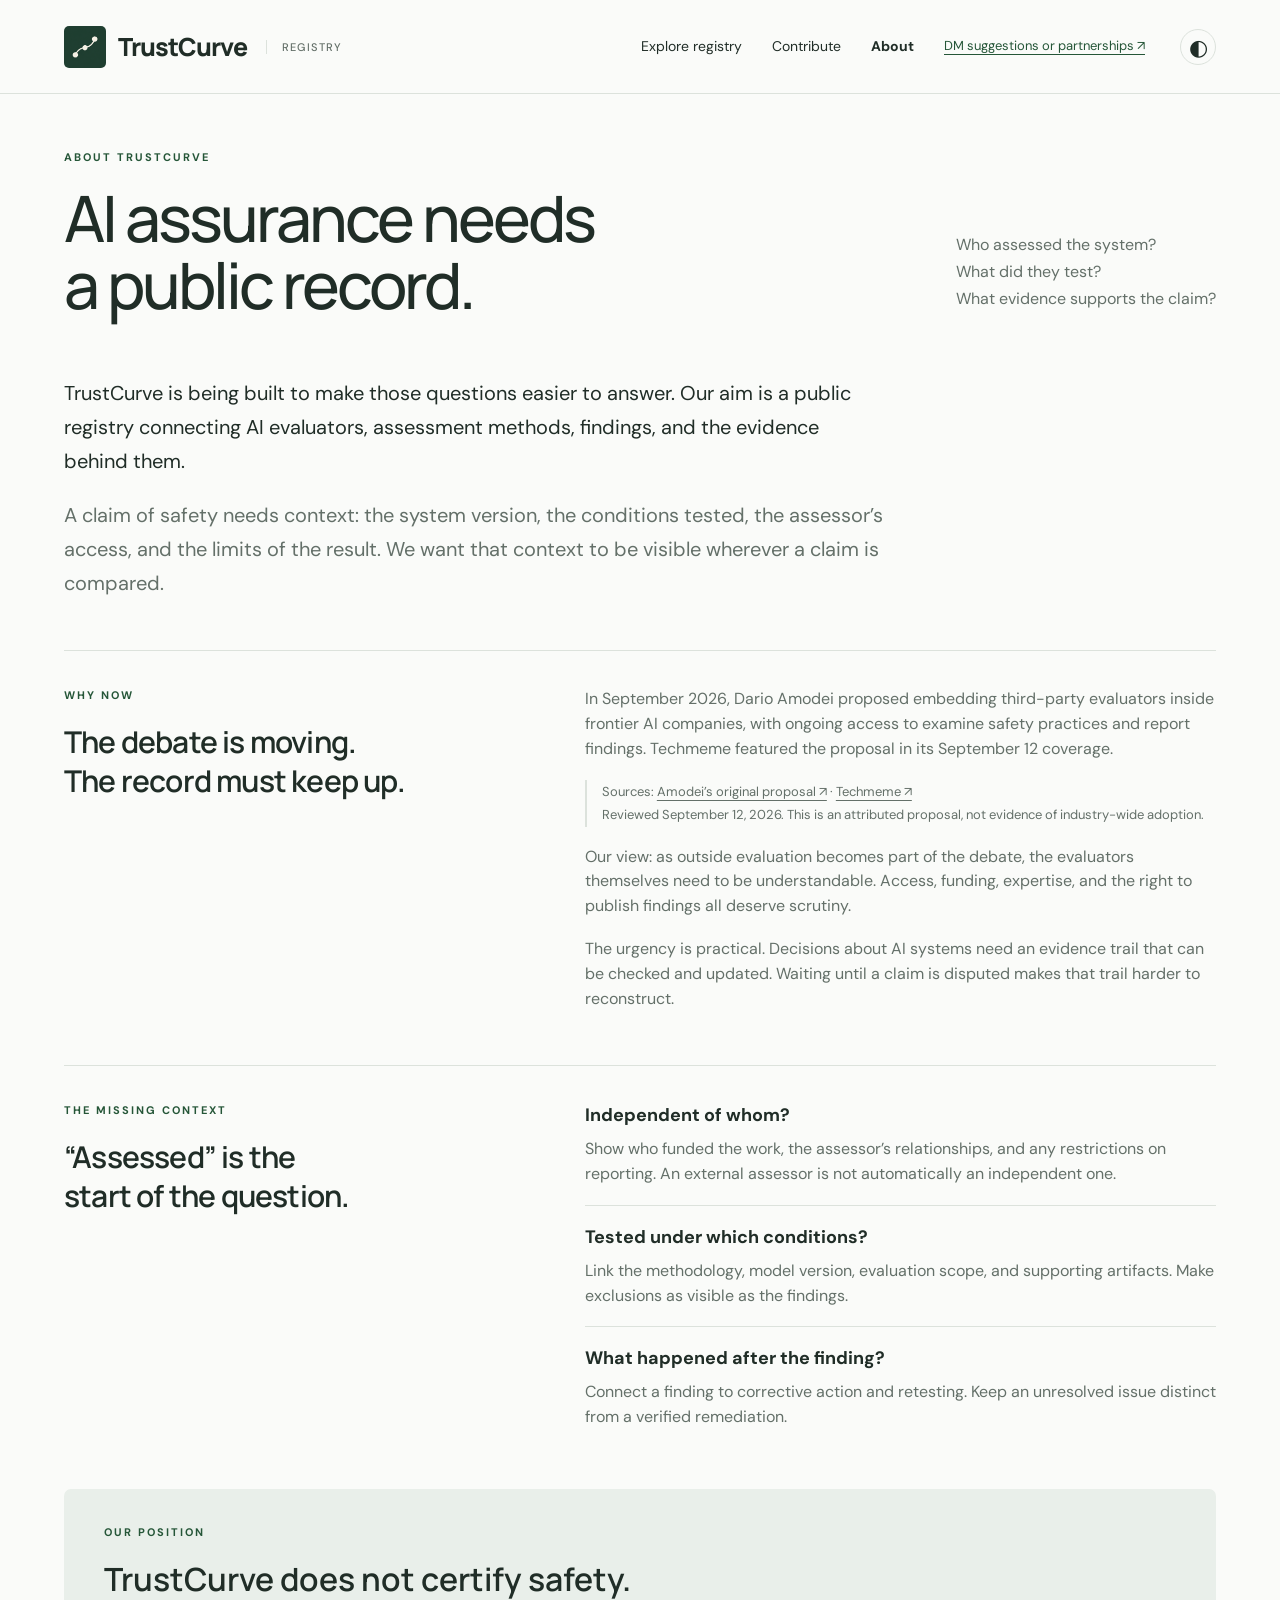
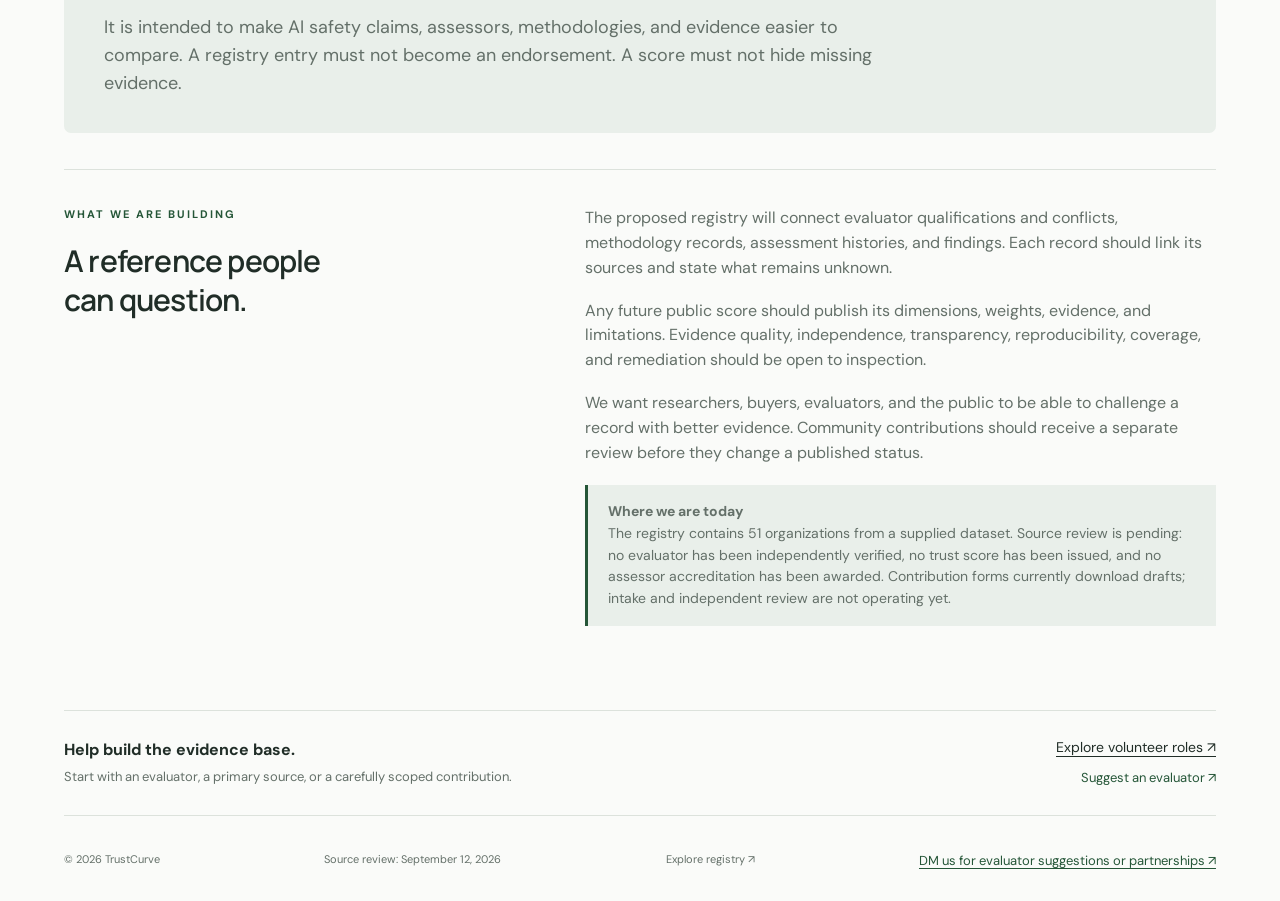
<file: site/about.html>
<!doctype html><html lang="en"><head><meta charset="utf-8"><meta name="viewport" content="width=device-width,initial-scale=1"><meta name="description" content="Why TrustCurve is building a public reference for AI assurance claims, evaluators, methodologies, and evidence."><title>Why TrustCurve — About</title><link rel="stylesheet" href="style.css"><link rel="icon" type="image/png" href="assets/trustcurve-evidence-logo.png"></head><body><header><a href="./" class="brand"><img class="brand-logo" src="assets/trustcurve-evidence-logo.png" alt="" width="42" height="42">TrustCurve<span class="beta">REGISTRY</span></a><nav aria-label="Main navigation"><a href="./">Explore registry</a><a href="contribute.html">Contribute</a><a href="about.html" class="active" aria-current="page">About</a><a class="header-contact" href="https://x.com/trustcurve" target="_blank" rel="noopener noreferrer">DM suggestions or partnerships <span aria-hidden="true">↗</span></a></nav><button id="theme" aria-label="Switch color theme">◐</button></header><main class="about"><section class="intro"><div><p class="eyebrow">ABOUT TRUSTCURVE</p><h1>AI assurance needs<br>a public record.</h1></div><p class="lede">Who assessed the system?<br>What did they test?<br>What evidence supports the claim?</p></section><section class="about-opening"><p>TrustCurve is being built to make those questions easier to answer. Our aim is a public registry connecting AI evaluators, assessment methods, findings, and the evidence behind them.</p><p>A claim of safety needs context: the system version, the conditions tested, the assessor’s access, and the limits of the result. We want that context to be visible wherever a claim is compared.</p></section><section class="about-section"><div><p class="eyebrow">WHY NOW</p><h2>The debate is moving.<br>The record must keep up.</h2></div><div><p>In September 2026, Dario Amodei proposed embedding third-party evaluators inside frontier AI companies, with ongoing access to examine safety practices and report findings. Techmeme featured the proposal in its September 12 coverage.</p><p class="source-line">Sources: <a href="https://darioamodei.com/post/we-must-pace-the-frontier">Amodei’s original proposal ↗</a> · <a href="https://www.techmeme.com/">Techmeme ↗</a><br>Reviewed September 12, 2026. This is an attributed proposal, not evidence of industry-wide adoption.</p><p>Our view: as outside evaluation becomes part of the debate, the evaluators themselves need to be understandable. Access, funding, expertise, and the right to publish findings all deserve scrutiny.</p><p>The urgency is practical. Decisions about AI systems need an evidence trail that can be checked and updated. Waiting until a claim is disputed makes that trail harder to reconstruct.</p></div></section><section class="about-section"><div><p class="eyebrow">THE MISSING CONTEXT</p><h2>“Assessed” is the<br>start of the question.</h2></div><div class="about-questions"><article><h3>Independent of whom?</h3><p>Show who funded the work, the assessor’s relationships, and any restrictions on reporting. An external assessor is not automatically an independent one.</p></article><article><h3>Tested under which conditions?</h3><p>Link the methodology, model version, evaluation scope, and supporting artifacts. Make exclusions as visible as the findings.</p></article><article><h3>What happened after the finding?</h3><p>Connect a finding to corrective action and retesting. Keep an unresolved issue distinct from a verified remediation.</p></article></div></section><section class="about-position"><p class="eyebrow">OUR POSITION</p><h2>TrustCurve does not certify safety.</h2><p>It is intended to make AI safety claims, assessors, methodologies, and evidence easier to compare. A registry entry must not become an endorsement. A score must not hide missing evidence.</p></section><section class="about-section"><div><p class="eyebrow">WHAT WE ARE BUILDING</p><h2>A reference people<br>can question.</h2></div><div><p>The proposed registry will connect evaluator qualifications and conflicts, methodology records, assessment histories, and findings. Each record should link its sources and state what remains unknown.</p><p>Any future public score should publish its dimensions, weights, evidence, and limitations. Evidence quality, independence, transparency, reproducibility, coverage, and remediation should be open to inspection.</p><p>We want researchers, buyers, evaluators, and the public to be able to challenge a record with better evidence. Community contributions should receive a separate review before they change a published status.</p><div class="community-note"><strong>Where we are today</strong><br>The registry contains 51 organizations from a supplied dataset. Source review is pending: no evaluator has been independently verified, no trust score has been issued, and no assessor accreditation has been awarded. Contribution forms currently download drafts; intake and independent review are not operating yet.</div></div></section><aside class="principle"><div><h2>Help build the evidence base.</h2><p>Start with an evaluator, a primary source, or a carefully scoped contribution.</p></div><div class="about-actions"><a href="contribute.html">Explore volunteer roles ↗</a><button data-suggest>Suggest an evaluator ↗</button></div></aside></main><footer><span>© 2026 TrustCurve</span><span>Source review: September 12, 2026</span><a href="./">Explore registry ↗</a><a class="contact-link" href="https://x.com/trustcurve" target="_blank" rel="noopener noreferrer">DM us for evaluator suggestions or partnerships <span aria-hidden="true">↗</span></a></footer><script src="community.js"></script></body></html>
</file>
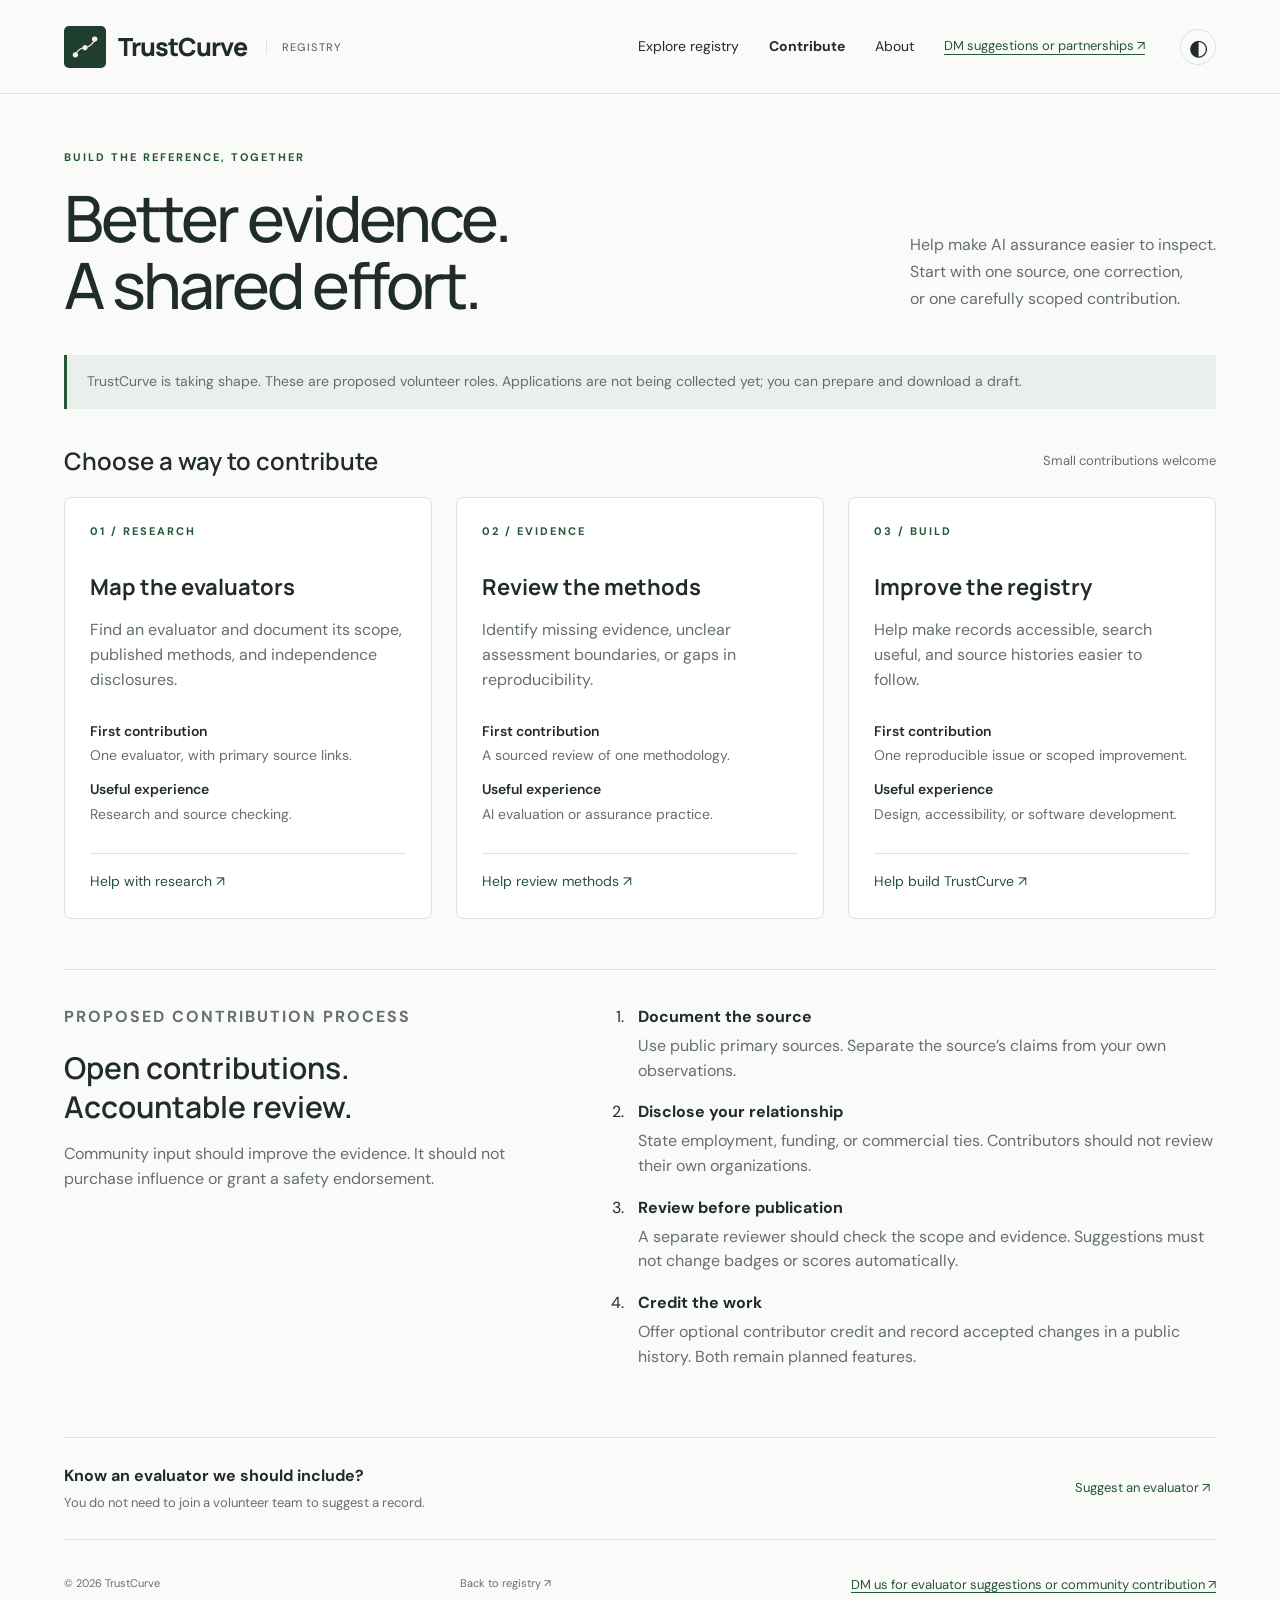
<file: site/contribute.html>
<!doctype html><html lang="en"><head><meta charset="utf-8"><meta name="viewport" content="width=device-width,initial-scale=1"><meta name="description" content="Help build TrustCurve through source research, methodology review, and accessible tools."><title>Contribute — TrustCurve</title><link rel="stylesheet" href="style.css"><link rel="icon" type="image/png" href="assets/trustcurve-evidence-logo.png"></head><body><header><a href="./" class="brand"><img class="brand-logo" src="assets/trustcurve-evidence-logo.png" alt="" width="42" height="42">TrustCurve<span class="beta">REGISTRY</span></a><nav aria-label="Main navigation"><a href="./">Explore registry</a><a href="contribute.html" class="active" aria-current="page">Contribute</a><a href="about.html">About</a><a class="header-contact" href="https://x.com/trustcurve" target="_blank" rel="noopener noreferrer">DM suggestions or partnerships <span aria-hidden="true">↗</span></a></nav><button id="theme" aria-label="Switch color theme">◐</button></header><main class="community"><section class="intro"><div><p class="eyebrow">BUILD THE REFERENCE, TOGETHER</p><h1>Better evidence.<br>A shared effort.</h1></div><p class="lede">Help make AI assurance easier to inspect.<br>Start with one source, one correction,<br>or one carefully scoped contribution.</p></section><div class="community-note">TrustCurve is taking shape. These are proposed volunteer roles. Applications are not being collected yet; you can prepare and download a draft.</div><section aria-labelledby="roles-heading"><div class="section-title"><h2 id="roles-heading">Choose a way to contribute</h2><span>Small contributions welcome</span></div><div class="roles"><article><span class="eyebrow">01 / RESEARCH</span><h3>Map the evaluators</h3><p>Find an evaluator and document its scope, published methods, and independence disclosures.</p><dl><dt>First contribution</dt><dd>One evaluator, with primary source links.</dd><dt>Useful experience</dt><dd>Research and source checking.</dd></dl><button data-volunteer="Registry research">Help with research ↗</button></article><article><span class="eyebrow">02 / EVIDENCE</span><h3>Review the methods</h3><p>Identify missing evidence, unclear assessment boundaries, or gaps in reproducibility.</p><dl><dt>First contribution</dt><dd>A sourced review of one methodology.</dd><dt>Useful experience</dt><dd>AI evaluation or assurance practice.</dd></dl><button data-volunteer="Methodology review">Help review methods ↗</button></article><article><span class="eyebrow">03 / BUILD</span><h3>Improve the registry</h3><p>Help make records accessible, search useful, and source histories easier to follow.</p><dl><dt>First contribution</dt><dd>One reproducible issue or scoped improvement.</dd><dt>Useful experience</dt><dd>Design, accessibility, or software development.</dd></dl><button data-volunteer="Design and development">Help build TrustCurve ↗</button></article></div></section><section class="community-process"><div><p class="eyebrow">PROPOSED CONTRIBUTION PROCESS</p><h2>Open contributions.<br>Accountable review.</h2><p>Community input should improve the evidence. It should not purchase influence or grant a safety endorsement.</p></div><ol><li><strong>Document the source</strong><p>Use public primary sources. Separate the source’s claims from your own observations.</p></li><li><strong>Disclose your relationship</strong><p>State employment, funding, or commercial ties. Contributors should not review their own organizations.</p></li><li><strong>Review before publication</strong><p>A separate reviewer should check the scope and evidence. Suggestions must not change badges or scores automatically.</p></li><li><strong>Credit the work</strong><p>Offer optional contributor credit and record accepted changes in a public history. Both remain planned features.</p></li></ol></section><aside class="principle"><div><h2>Know an evaluator we should include?</h2><p>You do not need to join a volunteer team to suggest a record.</p></div><button data-suggest>Suggest an evaluator ↗</button></aside></main><footer><span>© 2026 TrustCurve</span><a href="./">Back to registry ↗</a><a class="contact-link" href="https://x.com/trustcurve" target="_blank" rel="noopener noreferrer">DM us for evaluator suggestions or community contribution <span aria-hidden="true">↗</span></a></footer><script src="community.js"></script></body></html>
</file>
<file: site/style.css>
@import url('https://fonts.googleapis.com/css2?family=DM+Sans:wght@400;500;600;700&family=Manrope:wght@400;500;600;700;800&display=swap');
:root{color-scheme:light;--bg:#fafbf9;--surface:#fff;--ink:#202d27;--muted:#647069;--line:#dce2dc;--accent:#255638;--soft:#e9efea;--badge:#e8f2e9;--badgeText:#29613c}*{box-sizing:border-box}body{margin:0;background:var(--bg);color:var(--ink);font:16px/1.55 'DM Sans',sans-serif}body.dark{color-scheme:dark;--bg:#141b18;--surface:#1c2520;--ink:#eef3ee;--muted:#acb9af;--line:#354339;--accent:#b1dbba;--soft:#29382e;--badge:#284233;--badgeText:#bcdfc5}button,input,select{font:inherit}button,a,input,select{ -webkit-tap-highlight-color:transparent}button,a,select{cursor:pointer}button{color:inherit}button:focus-visible,a:focus-visible,input:focus-visible,select:focus-visible{outline:3px solid #699975;outline-offset:4px}a{color:inherit;text-decoration:none}header{height:94px;border-bottom:1px solid var(--line);display:flex;align-items:center;gap:35px;padding:0 5%}.brand{display:flex;align-items:center;gap:12px;font:800 25px Manrope,sans-serif;letter-spacing:-1px}.mark{background:var(--ink);color:var(--bg);font:700 20px Manrope;padding:2px 6px;letter-spacing:-6px;width:31px;height:34px}.mark span{font-size:16px}.beta{font:500 11px 'DM Sans';letter-spacing:1.2px;border-left:1px solid var(--line);padding-left:15px;margin-left:7px;color:var(--muted)}nav{display:flex;gap:30px;margin-left:auto;align-items:center;font-size:14px}nav button{border:0;background:none;padding:0;color:var(--muted)}nav .active{font-weight:700}#theme{background:none;border:1px solid var(--line);width:36px;height:36px;border-radius:50%;font-size:22px}main{max-width:1440px;padding:0 5%;margin:auto}.intro{display:flex;align-items:flex-end;justify-content:space-between;padding:55px 0 33px;gap:30px}.eyebrow{font-size:11px;font-weight:700;letter-spacing:2px;margin:0 0 18px;color:var(--accent)}h1{font:500 clamp(42px,5vw,66px)/1.05 Manrope,sans-serif;letter-spacing:-3px;margin:0}.lede{color:var(--muted);margin:0 0 6px;line-height:1.7;font-size:16px}#searchForm{background:var(--surface);border:1px solid #8a9d8e;border-radius:7px;padding:9px 10px 9px 22px;display:flex;align-items:center;gap:15px;box-shadow:0 3px 12px #142d1c05}#searchForm>span{font-size:32px;line-height:1}#search{width:100%;min-width:0;border:0;background:transparent;padding:12px 0;color:var(--ink);outline:none}#search::placeholder{color:var(--muted)}kbd{font:13px monospace;border:1px solid var(--line);border-radius:4px;padding:2px 7px;color:var(--muted)}#searchForm button{white-space:nowrap;border:0;background:#255638;color:#fff;padding:13px 19px;border-radius:4px;font-size:14px}#searchForm button span{margin-left:28px}.suggestions{display:flex;gap:18px;align-items:center;font-size:12px;color:var(--muted);padding:13px 0 37px}.suggestions button{font-size:12px;border:0;background:transparent;padding:0}.filters{display:flex;gap:8px;border-bottom:1px solid var(--line);padding-bottom:23px;overflow:auto}.filters button{border:1px solid var(--line);border-radius:5px;padding:9px 14px;white-space:nowrap;background:var(--surface);font-size:14px}.filters button.selected{background:var(--ink);color:var(--bg);border-color:var(--ink)}.filters button span{margin-left:10px;opacity:.65;font-size:12px}.toolbar{display:flex;justify-content:space-between;align-items:center;font-size:13px;padding:12px 0 21px;gap:12px;color:var(--muted)}.toolbar p{margin:0}.toolbar strong{color:var(--ink)}.demo{margin-left:14px;font-size:11px;border:1px solid var(--line);border-radius:4px;padding:3px 7px}.toolbar>div{display:flex;align-items:center;gap:22px}.check{display:flex;gap:7px;align-items:center}.check input{accent-color:var(--accent);width:15px;height:15px}select{background:transparent;color:var(--ink);border:0;font-size:13px;padding:4px}.grid{display:grid;grid-template-columns:repeat(3,minmax(0,1fr));gap:25px}.card{background:var(--surface);border:1px solid var(--line);border-radius:7px;overflow:hidden;transition:transform .18s,box-shadow .18s;display:flex;flex-direction:column;text-align:left;padding:0;width:100%}.card:hover{transform:translateY(-3px);box-shadow:0 9px 25px #142d1c12}.visual{height:178px;position:relative;overflow:hidden;width:100%;display:flex;align-items:center;justify-content:center;border-bottom:1px solid var(--line)}.visual svg{width:100%;height:100%}.visual .image-label{position:absolute;left:16px;bottom:13px;font:10px monospace;letter-spacing:1px;color:#42574b}.card-body{padding:20px 20px 16px;flex:1}.card-top{display:flex;justify-content:space-between;align-items:center;gap:5px;margin-bottom:13px}.type{font-size:10px;text-transform:uppercase;letter-spacing:1.1px;color:var(--muted);font-weight:700}.badge{font-size:10px;white-space:nowrap;border-radius:4px;background:var(--badge);color:var(--badgeText);padding:3px 7px}.badge.pending{background:var(--soft);color:var(--muted)}.card h2{font:700 20px/1.3 Manrope,sans-serif;letter-spacing:-.5px;margin:0 0 9px}.card p{color:var(--muted);font-size:14px;line-height:1.6;margin:0 0 17px}.tags{display:flex;gap:6px;flex-wrap:wrap}.tags span{font-size:11px;padding:3px 7px;border:1px solid var(--line);border-radius:3px;color:var(--muted)}.card-foot{border-top:1px solid var(--line);margin:0 20px;display:flex;justify-content:space-between;padding:12px 0;color:var(--muted);font-size:11px}.card-foot b{color:var(--ink);font-size:17px;font-weight:400}.principle{margin:48px 0 35px;padding:26px 0;border-top:1px solid var(--line);border-bottom:1px solid var(--line);display:flex;gap:24px;align-items:center}.smallmark{font-size:35px;color:var(--accent)}.principle h2{font-size:16px;margin:0 0 5px}.principle p{font-size:13px;color:var(--muted);max-width:650px;margin:0}.principle button{margin-left:auto;white-space:nowrap;background:none;border:0;font-size:13px;color:var(--accent)}footer{max-width:1440px;padding:0 5% 30px;margin:auto;display:flex;justify-content:space-between;gap:20px;font-size:11px;color:var(--muted)}dialog{background:var(--surface);color:var(--ink);border:1px solid var(--line);border-radius:10px;padding:35px;width:min(650px,calc(100% - 30px));max-height:88vh}dialog::backdrop{background:#091c14a8;backdrop-filter:blur(4px)}.close{position:sticky;float:right;top:0;background:var(--soft);border:0;border-radius:50%;width:32px;height:32px}dialog h2{font:700 29px/1.2 Manrope;max-width:90%}dialog h3{font-size:16px;border-top:1px solid var(--line);padding-top:20px}dialog p,dialog li{color:var(--muted);font-size:14px}dialog dl{display:grid;grid-template-columns:1fr 1fr;gap:10px;font-size:14px}dialog dd{margin:0;color:var(--muted)}.notice{background:var(--soft);padding:14px;border-radius:5px}#empty{text-align:center;padding:60px 0}#reset{background:var(--ink);color:var(--bg);border:0;padding:10px 20px;border-radius:4px}@media(min-width:1500px){.visual{height:205px}}@media(max-width:950px){.grid{grid-template-columns:repeat(2,minmax(0,1fr))}.toolbar{align-items:flex-start}.toolbar>div{gap:8px;flex-wrap:wrap}.intro{gap:20px}.lede{font-size:14px}.beta{display:none}}@media(max-width:600px){header{height:76px;gap:15px}.brand{font-size:21px}nav a{display:none}nav{margin-left:auto}nav button{font-size:12px}.intro{display:block;padding-top:32px}h1{font-size:48px}.lede{margin-top:20px;font-size:14px}.desktop{display:none}#searchForm{padding:6px 10px;gap:8px}#search{font-size:14px}#searchForm button{font-size:0;padding:10px}#searchForm button span{font-size:20px;margin:0}kbd{display:none}.suggestions{gap:12px;flex-wrap:wrap;padding-bottom:25px}.grid{grid-template-columns:1fr;gap:20px}.visual{height:190px}.toolbar{display:block}.toolbar>div{justify-content:space-between;margin-top:15px}.principle{align-items:flex-start;gap:13px;flex-wrap:wrap}.principle>div{flex:1}.principle button{margin-left:46px}footer{flex-wrap:wrap}footer span:nth-child(2){display:none}.card h2{font-size:21px}}
nav .suggest-button,.suggest-button{background:#255638;color:#fff;border:1px solid #255638;padding:10px 14px;border-radius:5px;font-size:14px}.reading-links{display:flex;flex-direction:column;gap:8px;margin-left:auto}.community-note{background:var(--soft);border-left:3px solid var(--accent);padding:16px 20px;font-size:14px;color:var(--muted);margin:4px 0 35px}.section-title{display:flex;align-items:center;justify-content:space-between;gap:15px;margin:25px 0 20px}.section-title h2{font:600 24px Manrope;margin:0}.section-title>span{font-size:13px;color:var(--muted)}.roles{display:grid;grid-template-columns:repeat(3,minmax(0,1fr));gap:24px}.roles article{background:var(--surface);border:1px solid var(--line);border-radius:7px;padding:25px;display:flex;flex-direction:column}.roles h3{font:700 22px Manrope;margin:14px 0 0}.roles p,.community-process p{color:var(--muted);font-size:16px}.roles dl{font-size:14px;margin:0 0 25px}.roles dt{font-weight:600;margin-top:12px}.roles dd{margin:3px 0;color:var(--muted)}.roles button{background:none;border:0;border-top:1px solid var(--line);padding:17px 0 0;text-align:left;margin-top:auto;font-size:14px;color:var(--accent)}.community-process{display:grid;grid-template-columns:1fr 1.3fr;gap:70px;margin:50px 0;border-top:1px solid var(--line);padding-top:35px}.community-process h2{font:600 30px/1.3 Manrope;margin:0}.community-process ol{margin:0;padding-left:24px}.community-process li{padding:0 0 13px 10px}.community-process li p{margin:4px 0}.intake-form{display:grid;gap:16px}.intake-form label{display:grid;gap:6px;font-size:14px;font-weight:600}.intake-form input,.intake-form textarea,.intake-form select{background:var(--bg);color:var(--ink);border:1px solid var(--line);border-radius:4px;padding:10px;width:100%;font:400 16px/1.5 'DM Sans',sans-serif}.intake-form textarea{resize:vertical}.form-help{margin:0}.intake-form button{justify-self:start}.download-status{margin:0}.intake-form input:focus-visible,.intake-form textarea:focus-visible{outline:3px solid #699975;outline-offset:2px}@media(max-width:950px){header{gap:16px}nav{gap:15px}.roles{gap:14px}.roles article{padding:18px}.community-process{gap:30px}}@media(max-width:700px){header{height:auto;min-height:76px;flex-wrap:wrap;padding-top:14px;padding-bottom:14px}header nav{order:3;width:100%;justify-content:space-between}header nav a{display:inline;font-size:13px}header #theme{margin-left:auto}.roles{grid-template-columns:1fr}.community-process{grid-template-columns:1fr;gap:20px}.section-title{align-items:flex-start;flex-direction:column}.reading-links{margin-left:46px}.reading-links button{margin-left:0}.community .intro h1{font-size:44px}}
.about-opening{max-width:820px;padding:5px 0 30px}.about-opening p{font-size:20px;line-height:1.7;color:var(--muted)}.about-opening p:first-child{color:var(--ink)}.about-section{display:grid;grid-template-columns:1fr 1.4fr;gap:70px;border-top:1px solid var(--line);padding:36px 0}.about-section h2{font:600 30px/1.3 Manrope;margin:0;letter-spacing:-.8px}.about-section p{margin:0 0 18px;color:var(--muted)}.about-section .eyebrow{color:var(--accent)}.about-section .source-line{font-size:13px;border-left:2px solid var(--line);padding-left:15px;line-height:1.8}.about a:not(.brand){text-decoration:underline;text-underline-offset:4px}.about-questions article+article{border-top:1px solid var(--line);padding-top:18px}.about-questions h3{font-size:18px;margin:0 0 7px}.about-position{background:var(--soft);border-radius:7px;padding:35px 40px;margin:5px 0 36px}.about-position h2{font:600 32px/1.3 Manrope;margin:0 0 14px}.about-position>p:last-child{max-width:800px;margin:0;font-size:18px;color:var(--muted)}.about-actions{display:flex;flex-direction:column;align-items:flex-start;gap:10px;margin-left:auto;font-size:14px}.about-actions button{padding:0}.about-section .community-note{margin:20px 0 0}.about .lede{min-width:230px}@media(max-width:950px){header nav{gap:12px}.about-section{gap:30px}}@media(max-width:700px){header nav{flex-wrap:wrap;gap:12px}.about-section{grid-template-columns:1fr;gap:22px}.about-opening p{font-size:18px}.about-position{padding:25px}.about-position h2{font-size:27px}.about-actions{margin-left:0;width:100%}.about-actions button{margin-left:0}.about h1{font-size:42px;letter-spacing:-2px}}

header{height:auto;min-height:94px;flex-wrap:wrap;padding-top:18px;padding-bottom:14px;row-gap:12px}header>.contact-link{flex-basis:100%;text-align:right;font-size:13px;color:var(--accent);text-decoration:underline;text-underline-offset:3px}footer{flex-wrap:wrap}footer>.contact-link{font-size:13px;color:var(--accent);text-decoration:underline;text-underline-offset:3px}@media(max-width:700px){header>.contact-link{order:4;text-align:left}footer>.contact-link{flex-basis:100%}}

nav .header-contact{color:var(--accent);font-size:13px;text-decoration:underline;text-underline-offset:4px;max-width:210px;line-height:1.4}header{padding-top:18px;padding-bottom:18px}@media(max-width:700px){header nav .header-contact{display:inline;max-width:none}}

.card-funding{display:grid;gap:5px;border-top:1px solid var(--line);margin-top:16px;padding-top:12px;font-size:13px}.card-funding span{color:var(--muted);line-height:1.55}.card-funding small{font-size:12px;color:var(--muted);margin-bottom:8px}.funding-context{margin-top:32px;padding:22px;border:1px solid var(--line);border-radius:6px}.funding-context summary{cursor:pointer;font-weight:600}.funding-context p{max-width:900px;color:var(--muted)}.funding-context a,dialog a{text-decoration:underline;text-underline-offset:3px;color:var(--accent)}dialog summary{cursor:pointer;font-size:14px}

.card-foot{justify-content:flex-end}

.brand-logo{display:block;width:42px;height:42px;object-fit:contain;border-radius:5px;flex-shrink:0}
</file>
